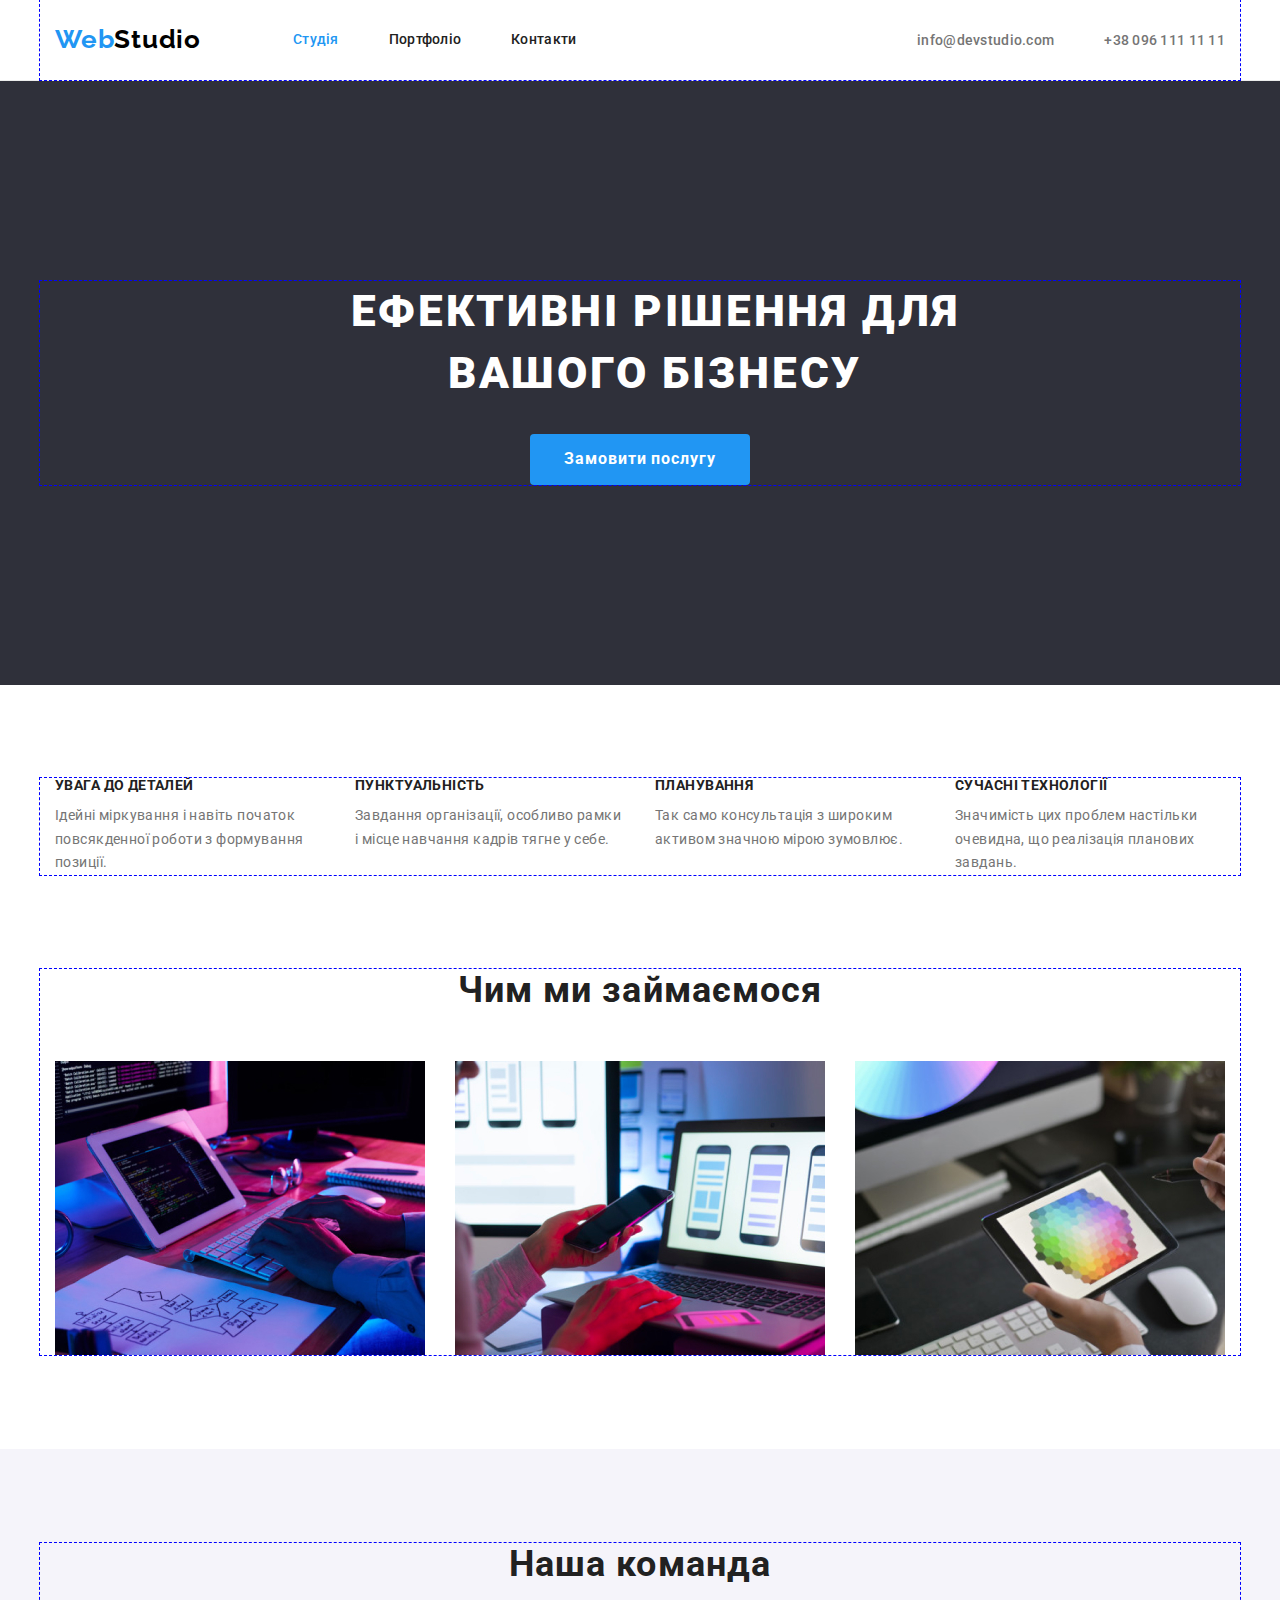
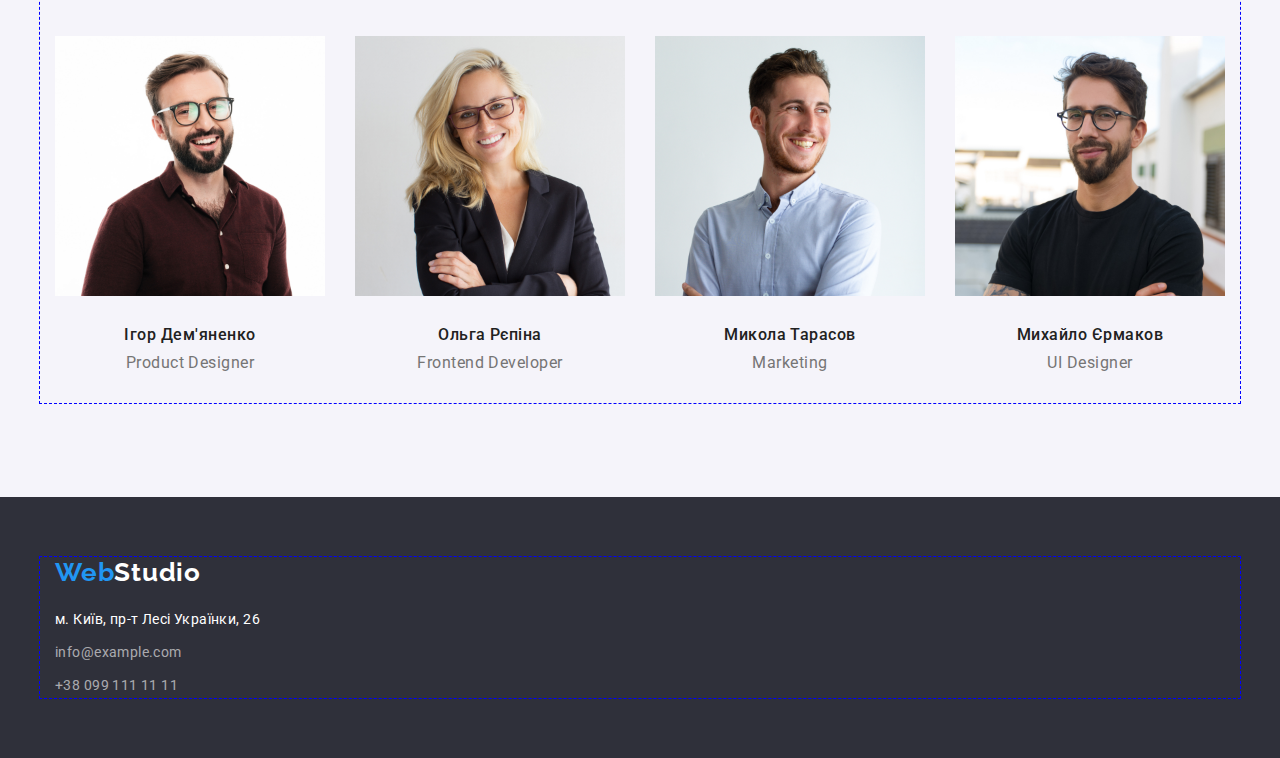
<file: index.html>
<!DOCTYPE html>
<html lang="ru">
<head>
    <meta charset="UTF-8">
    <meta http-equiv="X-UA-Compatible" content="IE=edge">
    <meta name="viewport" content="width=device-width, initial-scale=1.0">
    <title>Web Studio</title>
    <!--Normalize s-->
    <link rel="stylesheet" href="https://cdn.jsdelivr.net/npm/modern-normalize@1.1.0/modern-normalize.min.css">
    <!--Normalize e-->
    <link rel="preconnect" href="https://fonts.googleapis.com">
    <link rel="preconnect" href="https://fonts.gstatic.com" crossorigin>
    <link href="https://fonts.googleapis.com/css2?family=Montserrat:wght@400;700&family=Raleway:wght@700&family=Roboto:wght@400;500;700;900&display=swap"
        rel="stylesheet">
    <link rel="stylesheet" href="./styles.css"/>
</head>
<body>
    <!-- Шапка-->
  <header class="header-wrapper">
    <div class="container header-container">
      <nav class="header-nav">
         <a href="#" class="logo logo-header"><span class="logo-web">Web</span><span class="logo-studio">Studio</span></a>
         <ul class="list header-list">
            <li><a href="#" class="site-nav name-studio">Студія</a></li>
            <li><a href="./portfolio.html" class="site-nav">Портфоліо</a></li>
            <li><a href="#" class="site-nav">Контакти</a></li>
         </ul>
      </nav>
      <ul class="list header-contacts">
          <li><a class="contacts-header header-site" href="info@devstudio.com">info@devstudio.com</a></li>
          <li><a class="contacts-header header-phone" href="tell:+380961111111">+38 096 111 11 11</a></li>
      </ul>
    </div>
  </header>
  <main>
      <!--Особливості-->
     <section class="hero-section">
        <div class="container">
         <h1 class="hero">Ефективні рішення для вашого бізнесу</h1>
         <button class="button" type="button">Замовити послугу</button>
        </div>
     </section>
     <section class="about-title section-paragraph">
        <div class="container">
         <ul class="list flex-details">
             <li>
             <h3>Увага до деталей</h3>
             <p class="about-paragraph">Ідейні міркування і навіть початок повсякденної роботи з формування позиції.</p>
             </li>
             <li>
             <h3>Пунктуальність</h3>
             <p class="about-paragraph">Завдання організації, особливо рамки і місце навчання кадрів тягне у себе.</p>
             </li>
             <li>
             <h3>Планування</h3>
             <p class="about-paragraph">Так само консультація з широким активом значною мірою зумовлює.</p>
             </li>
             <li>
             <h3>Сучасні технології</h3>
             <p class="about-paragraph">Значимість цих проблем настільки очевидна, що реалізація планових завдань.</p>
             </li>
         </ul>
        </div>
     </section>
     <!--Чим займаємось-->
     <section class="section">
        <div class="container">
         <h2 class="title">Чим ми займаємося</h2>
         <ul class="list flex-works">
             <li><img src="./images/box1.jpg" alt="Нежно трогаем клавиатуры" width="370"></li>
             <li><img src="./images/box2.jpg" alt="Показываем компьютер телефонам" width="370"></li>
             <li><img src="./images/box3.jpg" alt="Придумываем новые цвета" width="370"></li>
         </ul>
        </div>
     </section>
     <!--Команда-->
     <section class="team section">
        <div class="container">
          <h2 class="title">Наша команда</h2>
          <ul class="list flex-team">
             <li>
                <img src="./images/img1.jpg" alt="Игорь Демьяненко" width="270">
                    <div class="team-about">
                      <h3 class="team-name">Ігор Дем'яненко</h3>
                      <p class="team-position">Product Designer</p>
                    </div>
             </li>
             <li>
                <img src="./images/img2.jpg" alt="Ольга Репина" width="270">
                    <div class="team-about">
                      <h3 class="team-name">Ольга Рєпіна</h3>
                      <p class="team-position">Frontend Developer</p>
                    </div>
             </li>
             <li>
                <img src="./images/img3.jpg" alt="Николай Тарасов" width="270">
                    <div class="team-about">
                      <h3 class="team-name">Микола Тарасов</h3>
                      <p class="team-position">Marketing</p>
                    </div>
             </li>
             <li>
                <img src="./images/img4.jpg" alt="Михаил Ермаков" width="270">
                    <div class="team-about">
                        <h3 class="team-name">Михайло Єрмаков</h3>
                        <p class="team-position">UI Designer</p>
                    </div>
             </li>
         </ul>
        </div>
     </section>
  </main>
  <!--Підвал-->
  <footer class="footer">
     <div class="container">
         <a href="#" class="logo logo-footer"><span class="logo-web">Web</span><span class="logo-studio-footer">Studio</span></a>
          <address>
              <ul class="list">
                  <li class="footer-mrgn"><a class="adress-footer" href="#">м. Київ, пр-т Лесі Українки, 26</a></li>
                  <li class="footer-mrgn"><a class="contacts-footer" href="info@example.com">info@example.com</a></li>
                  <li><a class="contacts-footer" href="tell:+380991111111">+38 099 111 11 11</a></li>
              </ul>
          </address>
     </div>
  </footer>
</body>
</html>
</file>
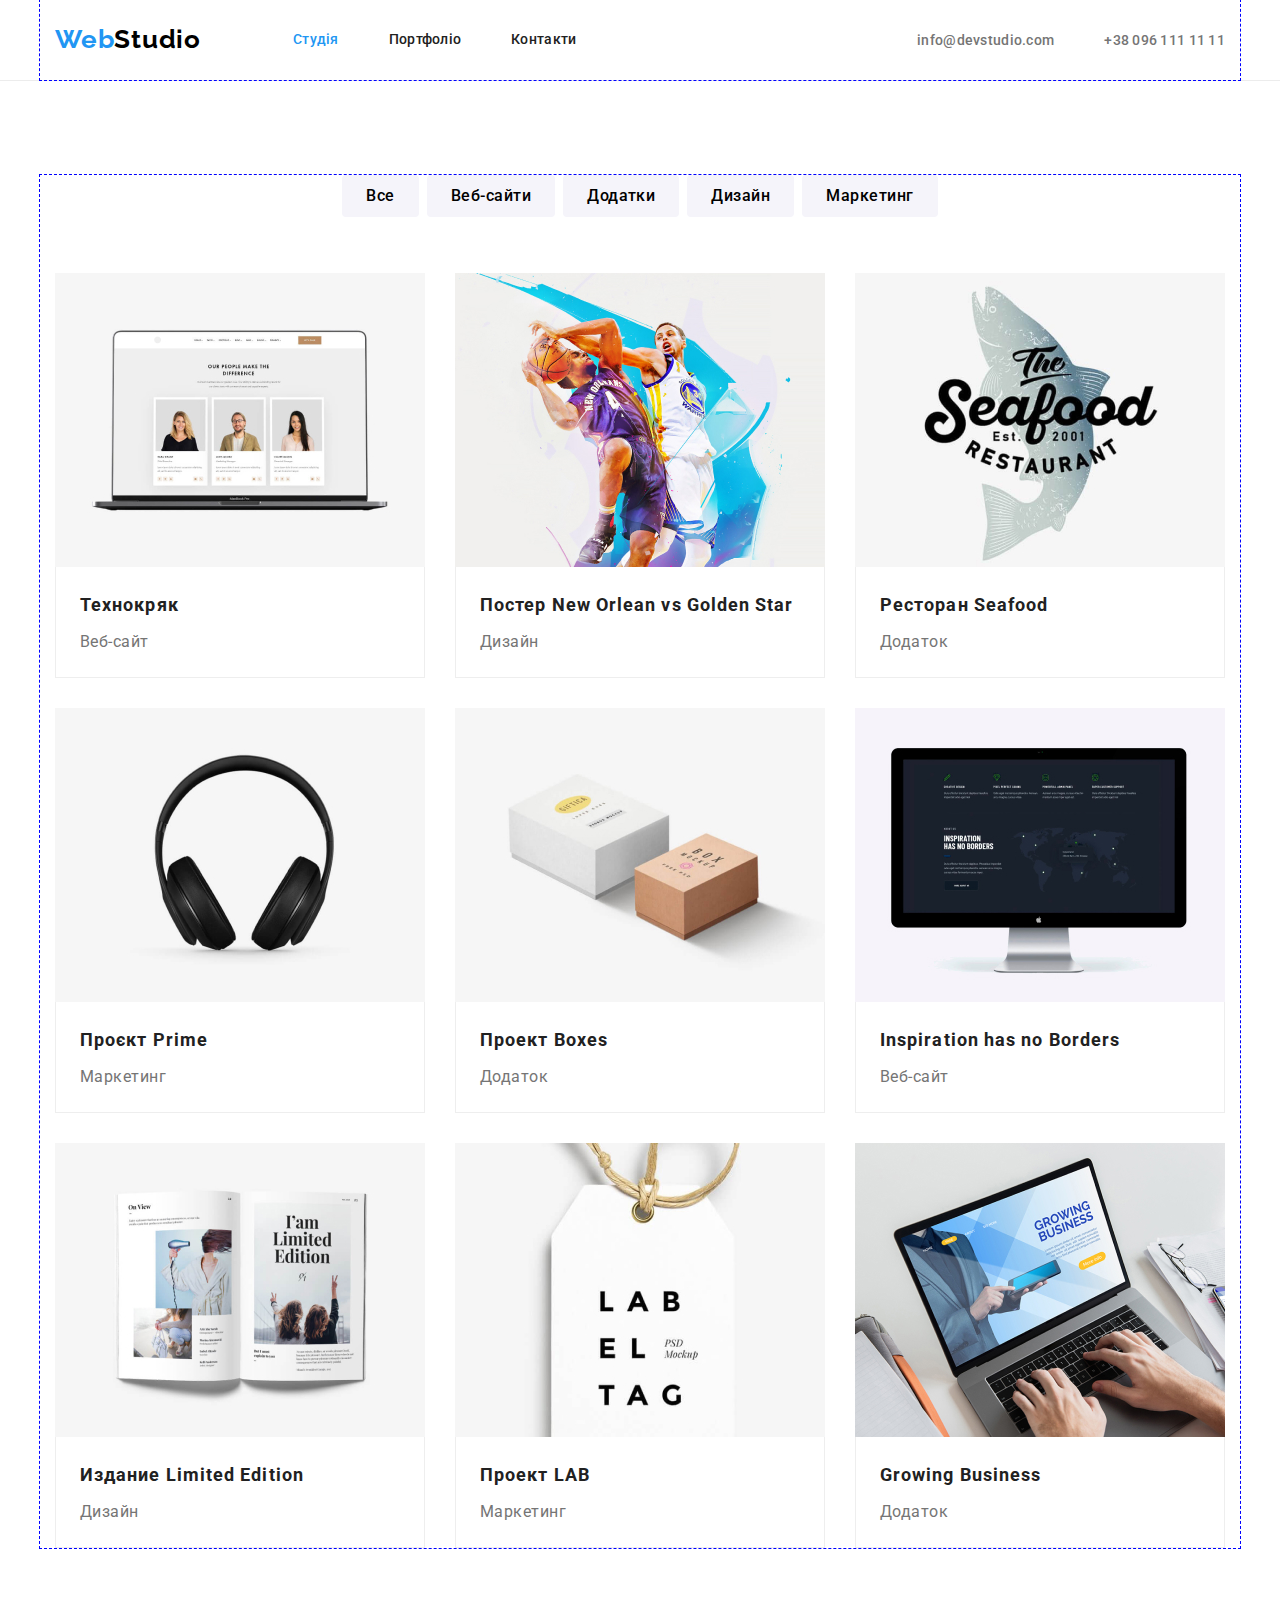
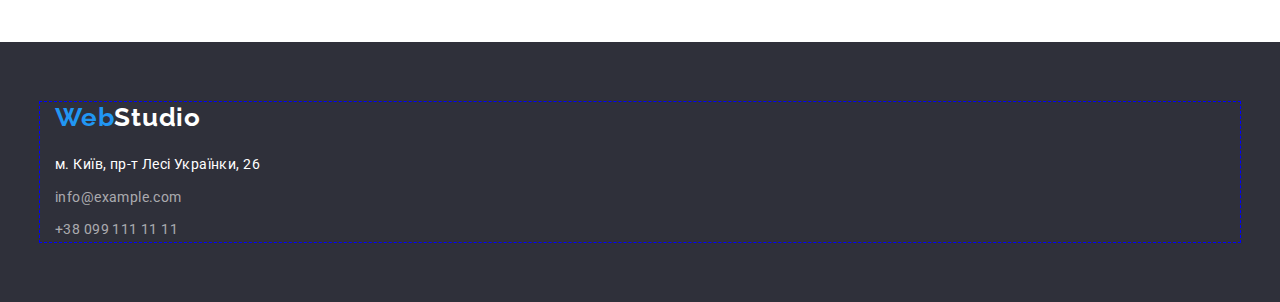
<file: portfolio.html>
<!DOCTYPE html>
<html lang="en">
<head>
    <meta charset="UTF-8">
    <meta http-equiv="X-UA-Compatible" content="IE=edge">
    <meta name="viewport" content="width=device-width, initial-scale=1.0">
    <title>Портфоліо</title>
    <!--Normalize s-->
    <link rel="stylesheet" href="https://cdn.jsdelivr.net/npm/modern-normalize@1.1.0/modern-normalize.min.css">
    <!--Normalize e-->
    <link rel="preconnect" href="https://fonts.googleapis.com">
    <link rel="preconnect" href="https://fonts.gstatic.com" crossorigin>
    <link
        href="https://fonts.googleapis.com/css2?family=Montserrat:wght@400;700&family=Raleway:wght@700&family=Roboto:wght@400;500;700;900&display=swap"
        rel="stylesheet">
    <link rel="stylesheet" href="./styles.css"/>
</head>
<body>
    <!-- Шапка-->
    <header class="header-wrapper">
        <div class="container header-container">
            <nav class="header-nav">
                <a href="#" class="logo logo-header"><span class="logo-web">Web</span><span
                        class="logo-studio">Studio</span></a>
                <ul class="list header-list">
                    <li><a href="./index.html" class="site-nav name-studio">Студія</a></li>
                    <li><a href="#" class="site-nav">Портфоліо</a></li>
                    <li><a href="#" class="site-nav">Контакти</a></li>
                </ul>
            </nav>
            <ul class="list header-contacts">
                <li><a class="contacts-header header-site" href="info@devstudio.com">info@devstudio.com</a></li>
                <li><a class="contacts-header header-phone" href="tell:+380961111111">+38 096 111 11 11</a></li>
            </ul>
        </div>
    </header>
    <main>
        <section class="section">
            <div class="container">
             <ul class="list flex-portfolio-buttons">
                 <li><button type="button" class="button-portfolio">Все</button></li>
                 <li><button type="button" class="button-portfolio">Веб-сайти</button></li>
                 <li><button type="button" class="button-portfolio">Додатки</button></li>
                 <li><button type="button" class="button-portfolio">Дизайн</button></li>
                 <li><button type="button" class="button-portfolio">Маркетинг</button></li>
             </ul>
    
              <ul class="list flex-portfolio portfolio-wrapper portfolio-title">
                 <li class="portfolio-cards">
                     <a href="#" class="link">
                     <img src="./images/img-tehno.jpg" alt="laptop" width="370">
                     <div><h2 class="project-title">Технокряк</h2>
                     <p class="project-description">Веб-сайт</p></div>
                     </a>
                 </li>
                 <li class="portfolio-cards">
                     <a href="#">
                     <img src="./images/img-orlean.jpg" alt="Постер New Orlean vs Golden Star" width="370">
                     <div><h2 class="project-title">Постер New Orlean vs Golden Star</h2>
                     <p class="project-description">Дизайн</p></div>
                     </a>
                  </li>
                 <li class="portfolio-cards">
                     <a href="#">
                     <img src="./images/img-seafood.jpg" alt="Seafood" width="370">
                     <div><h2 class="project-title">Ресторан Seafood</h2>
                     <p class="project-description">Додаток</p></div>
                     </a>
                 </li>
                 <li class="portfolio-cards">
                     <a href="#">
                     <img src="./images/img-prime.jpg" alt="headphone" width="370">
                     <div><h2 class="project-title">Проєкт Prime</h2>
                     <p class="project-description">Маркетинг</p></div>
                     </a>
                 </li>
                 <li class="portfolio-cards">
                     <a href="#">
                     <img src="./images/img-boxes.jpg" alt="Boxes" width="370">
                     <div><h2 class="project-title">Проект Boxes</h2>
                     <p class="project-description">Додаток</p></div>
                     </a>
                 </li>
                 <li class="portfolio-cards">
                     <a href="#">
                     <img src="./images/img-inspiration.jpg" alt="monitor" width="370">
                     <div><h2 class="project-title">Inspiration has no Borders</h2>
                     <p class="project-description">Веб-сайт</p></div>
                     </a>
                 </li>
                 <li class="portfolio-cards">
                     <a href="#">
                     <img src="./images/img-limited.jpg" alt="magazine" width="370">
                     <div><h2 class="project-title">Издание Limited Edition</h2>
                    <p class="project-description">Дизайн</p></div>
                     </a>
                  </li>
                  <li class="portfolio-cards">
                     <a href="#">
                     <img src="./images/img-lab.jpg" alt="emblem" width="370">
                     <div><h2 class="project-title">Проект LAB</h2>
                    <p class="project-description">Маркетинг</p></div>
                     </a>
                  </li>
                  <li class="portfolio-cards">
                     <a href="#">
                     <img src="./images/img-business.jpg" alt="laptop and hands" width="370">
                     <div><h2 class="project-title">Growing Business</h2>
                    <p class="project-description">Додаток</p></div>
                     </a>
                  </li>
                
              </ul>
         </div>
        </section>
        
    </main>
    <!--Підвал-->
    <footer class="footer">
        <div class="container">
          <a href="#" class="logo logo-footer"><span class="logo-web">Web</span><span class="logo-studio-footer">Studio</span></a>
          <address>
             <ul class="list">
                 <li class="footer-mrgn"><a class="adress-footer" href="#">м. Київ, пр-т Лесі Українки, 26</a></li>
                 <li class="footer-mrgn"><a class="contacts-footer" href="info@example.com">info@example.com</a></li>
                 <li><a class="contacts-footer" href="tell:+380991111111">+38 099 111 11 11</a></li>
             </ul>
          </address>
      </div>
    </footer>
</body>
</html>
</file>
<file: styles.css>
/*General*/

/* html {
    box-sizing: border-box;}

*,
*::before,
*::after {
    box-sizing: inherit;}*/

:root{
    --brand-color: #2196F3;
    --footer-background-color: #2F303A;
    --text-color: #212121;
    --paragraph-color: #757575;
}

body{
    font-family: Roboto, sans-serif;
    color: var(--text-color);
}

/*скидання стилів s*/

a {
    text-decoration: none;
    color: currentColor;}

h1, h2, h3, h4, h5, h6, p {
    margin: 0;}

ul, ol {
    list-style: none;
    padding: 0;
    margin: 0;}

img{
    display: block;
}
/*скидання стилів e*/

.container {
    width: 1200px;
    margin: 0 auto;
    padding: 0 15px;
    outline: 1px dashed blue;
}




/*logo*/
.header-container {
    display: flex;
    align-items: center;
}

.header-wrapper {
    border-bottom: 1px solid #ECECEC;
}
.logo {
    font-family: 'Raleway';
    font-style: normal;
    font-weight: 700;
    font-size: 26px;
    line-height: 1.2;
    letter-spacing: 0.03em;
}

.logo-header {
    width: 145px; 
    /* margin-left: 215px;  */
    margin-right: 93px;
}

.header-list {
    display: flex;
    gap: 50px;
}

.header-nav {
    display: flex;
    margin-right: auto;
    align-items: center;
}
.header-contacts {
    display: flex;
    align-items: center;
}

.header-site {
    margin-right: 50px;
   
}

/* .header-phone {
    
} */

.logo-footer {
    margin-bottom: 20px;
    display: block;
}

.logo-web {
    color: var(--brand-color);}

.logo-studio {
    color: #000000;}

.logo-studio-footer {
    color: #FFFFFF;}

a:link {
    text-decoration: none;}

.link {
    display: inline-block;} 

/*Site nav*/

.site-nav {
    font-weight: 500;
    font-size: 14px;
    line-height: 1.14;
    letter-spacing: 0.02em;
    color: var(--text-color);
    padding-top: 32px;
    padding-bottom: 32px; 
    display: block;   
}



.name-studio {
    color: var(--brand-color);}

.name-portfolio {
    color: var(--brand-color);}

.site-nav:hover, 
.site-nav:focus{
    color: var(--brand-color);}

.contacts-header {
    color: var(--paragraph-color);
    font-weight: 500;
    font-size: 14px;
    line-height: 1.14;
    letter-spacing: 0.02em;
    padding-top: 32px;
    padding-bottom: 32px;
}

.contacts-footer {
    color: rgba(100%, 100%, 100%, 60%);
    font-size: 14px;
    line-height: 1.7;
    letter-spacing: 0.03em;}

.contacts-header:hover, 
.contacts-header:focus{
    color: var(--brand-color);}

.contacts-footer:hover,
.contacts-footer:focus {
    color: var(--brand-color);}

.adress-footer {
    color: #FFFFFF;
    font-size: 14px;
    line-height: 1.7;
    letter-spacing: 0.03em;
    width: 231px;
}


.adress-footer:hover, 
.adress-footer:focus {
    color: var(--brand-color);}

.footer {
    background-color: var(--footer-background-color);
    padding: 60px 0;
}

.footer-mrgn {
    margin-bottom: 9px;
}

.list{
    list-style: none;
    font-style: normal;
}

/*hero*/
.hero {
    color: #FFFFFF;
    text-align: center;
    text-transform: uppercase;
    font-weight: 900;
    font-size: 44px;
    line-height: 1.4;
    letter-spacing: 0.06em;
    width: 696px;
    text-align: center;
    margin-left: 252px;
}

.hero-section {
    background-color: var(--footer-background-color);
    padding: 200px 0;
    text-align: center;
    
}

/*Button*/
.button{
    background-color: var(--brand-color);
    color: #ffffff;
    font-weight: 700;
    font-size: 16px;
    line-height: 1.8;
    border-color: transparent;
    border-radius: 4px;
    letter-spacing: 0.06em;
    cursor: pointer;
    /* width: 200px; */
    /* margin: 30px 692px 200px 692px; */
    margin-top: 30px;
    min-width: 220px;
    min-height: 50px;
    padding: 9px 31px;
}

.button:hover,
.button:focus {
    background-color: #117dd4;
}



.title {
    font-weight: 700;
    font-size: 36px;
    line-height: 1.17;
    text-align: center;
    letter-spacing: 0.03em; 
    margin-bottom: 50px;
}

.about-title h3 {
    font-weight: 700;
    font-size: 14px;
    line-height: 1.14;
    letter-spacing: 0.03em;
    text-transform: uppercase;
    margin-bottom: 10px;
}

.about-paragraph {
    font-size: 14px;
    line-height: 1.7;
    letter-spacing: 0.03em;
    color: var(--paragraph-color);
    width: 270px;
}

.team {
    background-color: #F5F4FA;
}

.team-name {
    font-weight: 500;
    font-size: 16px;
    line-height: 1.18;
    letter-spacing: 0.03em;
    text-align: center;
    margin-bottom: 10px;
}

.team-position {
    color: var(--paragraph-color);
    font-size: 16px;
    line-height: 1.18;
    letter-spacing: 0.03em;
    text-align: center;
}

.team-about{
    padding-top: 30px;
    padding-bottom: 30px;
}

.team-wrapper {
    /* padding-left: 5px;
    padding-right: 5px; */
    /* padding-top: 30px; */
    /* padding-bottom: 30px; */
    border: 1px solid #c2c2c2;
    background-color: #FFFFFF;
}

/*section about*/

.flex-team {
    display: flex;
    gap: 30px;
}

.flex-works {
    display: flex;
    gap: 30px;
}

.flex-details {
    display: flex;
    gap: 30px;
}

.section {
    padding-top: 94px;
    padding-bottom: 94px;
}

.section-paragraph {
    padding-top: 93px;
}

/*portfolio*/

.project-title {
    color: var(--text-color);
    font-weight: 700;
    font-size: 18px;
    line-height: 2;
    letter-spacing: 0.06em;
}

.project-description {
    font-size: 16px;
    line-height: 30px;
    letter-spacing: 0.03em;
    color: var(--paragraph-color);
}
.button-portfolio {
    background-color: #F5F4FA;
    font-weight: 500;
    font-size: 16px;
    line-height: 1.6;
    letter-spacing: 0.03em;
    border-color: transparent;
    border-radius: 4px;
    cursor: pointer;
    padding: 6px 22px;
}

.button-portfolio:hover,
.button-portfolio:focus {
    background-color: var(--brand-color);
    color: #FFFFFF;
}

.flex-portfolio-buttons {
    display: flex;
    margin-bottom: 56px;
    justify-content: center;
    gap: 8px;
}

.flex-portfolio {
    display: flex;
    flex-wrap: wrap;
    margin-top: -30px;
    margin-left: -30px;
}

.portfolio-cards {
    flex-basis: calc(100% / 3 - 30px);
    margin-top: 30px;
    margin-left: 30px;
}

.portfolio-wrapper div {
    border: 1px solid #EEEEEE; 
    border-top: none;
    padding: 20px 24px;
}
.portfolio-title h2 {
    margin-bottom: 4px;
}
</file>
